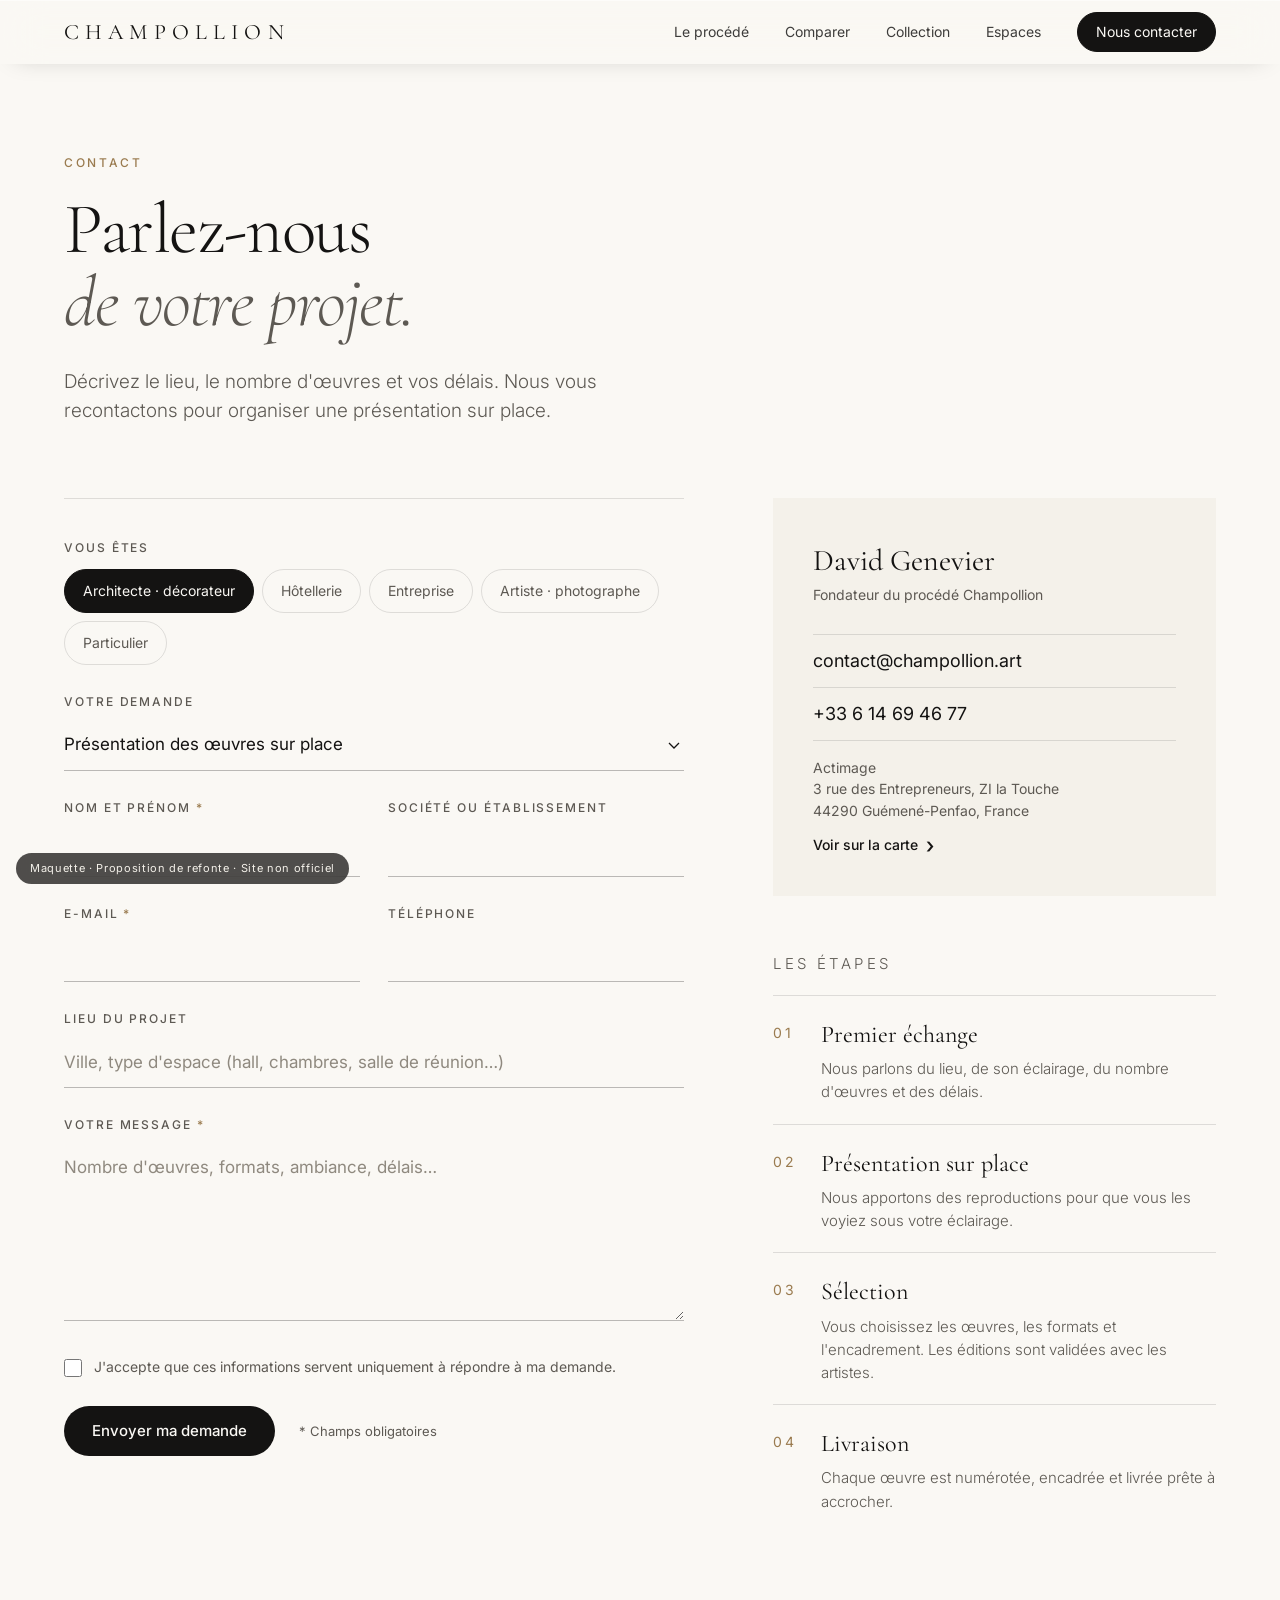
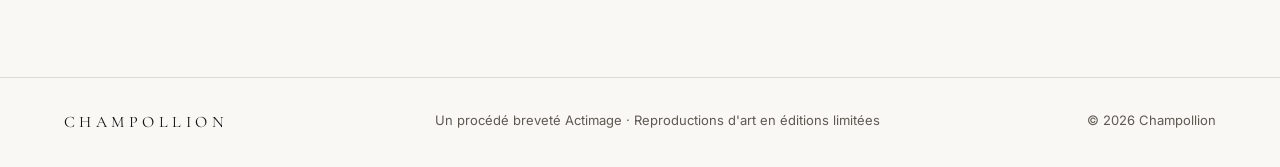
<file: contact.html>
<!doctype html>
<html lang="fr">
<head>
  <meta charset="utf-8">
  <meta name="viewport" content="width=device-width, initial-scale=1">
  <meta name="robots" content="noindex, nofollow">
  <title>Champollion · Contact</title>
  <meta name="description" content="Contacter Champollion pour une présentation des œuvres sur place, un devis ou une édition limitée.">
  <link rel="preconnect" href="https://fonts.googleapis.com">
  <link rel="preconnect" href="https://fonts.gstatic.com" crossorigin>
  <link href="https://fonts.googleapis.com/css2?family=Cormorant+Garamond:ital,wght@0,300;0,400;0,500;1,300;1,400&family=Inter:wght@300;400;500;600&display=swap" rel="stylesheet">
  <link rel="stylesheet" href="styles.css">
</head>
<body class="page-contact">

  <header class="nav is-solid" id="nav">
    <div class="nav__inner">
      <a href="index.html" class="nav__logo">Champollion</a>
      <nav class="nav__links" aria-label="Navigation principale">
        <a href="index.html#procede">Le procédé</a>
        <a href="index.html#comparer">Comparer</a>
        <a href="index.html#collection">Collection</a>
        <a href="index.html#espaces">Espaces</a>
        <a href="contact.html" class="nav__cta" aria-current="page">Nous contacter</a>
      </nav>
      <button class="nav__burger" aria-label="Ouvrir le menu" aria-expanded="false"><span></span><span></span></button>
    </div>
  </header>

  <main>
    <section class="cpage-hero">
      <p class="eyebrow">Contact</p>
      <h1 class="h2">Parlez-nous<br><em>de votre projet.</em></h1>
      <p class="lead">Décrivez le lieu, le nombre d'œuvres et vos délais. Nous vous recontactons pour organiser une présentation sur place.</p>
    </section>

    <section class="cpage">
      <div class="cpage__grid">

        <!-- Formulaire -->
        <form class="cform" id="contactForm" novalidate>
          <fieldset class="cform__group">
            <legend>Vous êtes</legend>
            <div class="chips">
              <label class="chip"><input type="radio" name="profil" value="Architecte ou décorateur" checked><span>Architecte · décorateur</span></label>
              <label class="chip"><input type="radio" name="profil" value="Hôtellerie"><span>Hôtellerie</span></label>
              <label class="chip"><input type="radio" name="profil" value="Entreprise"><span>Entreprise</span></label>
              <label class="chip"><input type="radio" name="profil" value="Artiste ou photographe"><span>Artiste · photographe</span></label>
              <label class="chip"><input type="radio" name="profil" value="Particulier"><span>Particulier</span></label>
            </div>
          </fieldset>

          <div class="cform__field">
            <label for="objet">Votre demande</label>
            <select id="objet" name="objet">
              <option>Présentation des œuvres sur place</option>
              <option>Projet d'aménagement ou devis</option>
              <option>Reproduction d'une œuvre (artiste)</option>
              <option>Tirage d'art photographique</option>
              <option>Entreprise ou événement</option>
              <option>Autre demande</option>
            </select>
          </div>

          <div class="cform__row">
            <div class="cform__field">
              <label for="nom">Nom et prénom <span aria-hidden="true">*</span></label>
              <input id="nom" name="nom" type="text" autocomplete="name" required aria-describedby="nomErr">
              <span class="cform__err" id="nomErr">Indiquez votre nom.</span>
            </div>
            <div class="cform__field">
              <label for="societe">Société ou établissement</label>
              <input id="societe" name="societe" type="text" autocomplete="organization">
            </div>
          </div>

          <div class="cform__row">
            <div class="cform__field">
              <label for="email">E-mail <span aria-hidden="true">*</span></label>
              <input id="email" name="email" type="email" autocomplete="email" required aria-describedby="emailErr">
              <span class="cform__err" id="emailErr">Indiquez une adresse e-mail valide.</span>
            </div>
            <div class="cform__field">
              <label for="tel">Téléphone</label>
              <input id="tel" name="tel" type="tel" autocomplete="tel">
            </div>
          </div>

          <div class="cform__field">
            <label for="lieu">Lieu du projet</label>
            <input id="lieu" name="lieu" type="text" placeholder="Ville, type d'espace (hall, chambres, salle de réunion…)">
          </div>

          <div class="cform__field">
            <label for="message">Votre message <span aria-hidden="true">*</span></label>
            <textarea id="message" name="message" rows="6" required aria-describedby="messageErr" placeholder="Nombre d'œuvres, formats, ambiance, délais…"></textarea>
            <span class="cform__err" id="messageErr">Écrivez quelques mots sur votre projet.</span>
          </div>

          <label class="cform__consent">
            <input type="checkbox" name="consent" required aria-describedby="consentErr">
            <span>J'accepte que ces informations servent uniquement à répondre à ma demande.</span>
          </label>
          <span class="cform__err cform__err--consent" id="consentErr">Cochez cette case pour envoyer votre demande.</span>

          <div class="cform__submit">
            <button type="submit" class="btn btn--dark">Envoyer ma demande</button>
            <p class="cform__hint">* Champs obligatoires</p>
          </div>

          <div class="cform__done" id="formDone" role="status" tabindex="-1" hidden>
            <p class="eyebrow">Merci</p>
            <h2>Votre message est prêt.</h2>
            <p>Votre messagerie s'est ouverte avec le message déjà rempli. Si ce n'est pas le cas, écrivez-nous à <a href="mailto:contact@champollion.art">contact@champollion.art</a>.</p>
          </div>
        </form>

        <!-- Coordonnées -->
        <aside class="cside">
          <div class="cside__card">
            <p class="contact__name">David Genevier</p>
            <p class="contact__role">Fondateur du procédé Champollion</p>
            <a class="contact__line" href="mailto:contact@champollion.art">contact@champollion.art</a>
            <a class="contact__line" href="tel:+33614694677">+33 6 14 69 46 77</a>
            <address>
              Actimage<br>3 rue des Entrepreneurs, ZI la Touche<br>44290 Guémené-Penfao, France
              <a class="link-arrow" href="https://www.google.com/maps/search/?api=1&amp;query=3+rue+des+Entrepreneurs+44290+Gu%C3%A9men%C3%A9-Penfao" target="_blank" rel="noopener">Voir sur la carte</a>
            </address>
          </div>

          <div class="cside__steps">
            <p class="eyebrow">Les étapes</p>
            <ol>
              <li><span class="step__n">01</span><div><h3>Premier échange</h3><p>Nous parlons du lieu, de son éclairage, du nombre d'œuvres et des délais.</p></div></li>
              <li><span class="step__n">02</span><div><h3>Présentation sur place</h3><p>Nous apportons des reproductions pour que vous les voyiez sous votre éclairage.</p></div></li>
              <li><span class="step__n">03</span><div><h3>Sélection</h3><p>Vous choisissez les œuvres, les formats et l'encadrement. Les éditions sont validées avec les artistes.</p></div></li>
              <li><span class="step__n">04</span><div><h3>Livraison</h3><p>Chaque œuvre est numérotée, encadrée et livrée prête à accrocher.</p></div></li>
            </ol>
          </div>
        </aside>
      </div>
    </section>
  </main>

  <footer class="footer">
    <div class="footer__inner">
      <span class="nav__logo">Champollion</span>
      <span>Un procédé breveté Actimage · Reproductions d'art en éditions limitées</span>
      <span>© 2026 Champollion</span>
    </div>
  </footer>

  <div class="mockup-badge">Maquette · Proposition de refonte · Site non officiel</div>

  <script src="contact.js"></script>
</body>
</html>
</file>
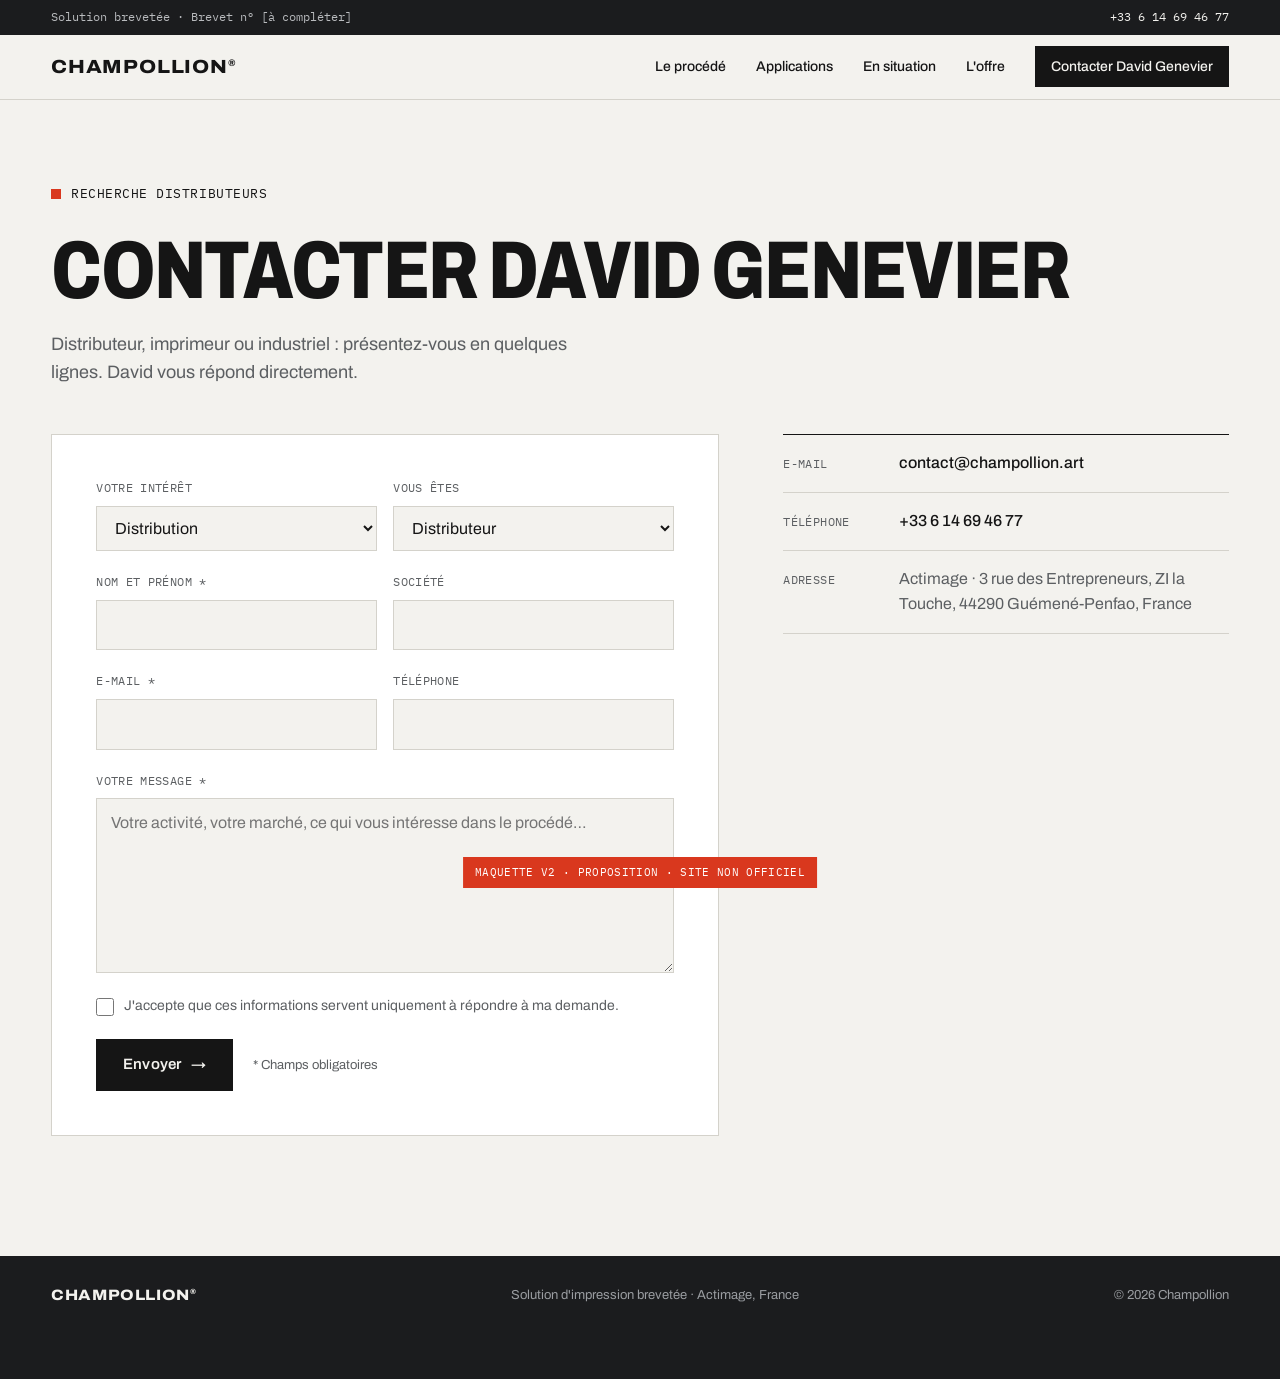
<file: v2/contact.html>
<!doctype html>
<html lang="fr">
<head>
  <meta charset="utf-8">
  <meta name="viewport" content="width=device-width, initial-scale=1">
  <meta name="robots" content="noindex, nofollow">
  <title>Champollion · Contacter David Genevier</title>
  <meta name="description" content="Distribution ou licence du procédé breveté Champollion® : contactez David Genevier, inventeur du procédé.">
  <link rel="preconnect" href="https://fonts.googleapis.com">
  <link rel="preconnect" href="https://fonts.gstatic.com" crossorigin>
  <link href="https://fonts.googleapis.com/css2?family=Archivo:wdth,wght@62..125,400..800&family=IBM+Plex+Mono:wght@400;500&display=swap" rel="stylesheet">
  <link rel="stylesheet" href="styles.css">
</head>
<body>

  <div class="topbar">
    <div class="topbar__inner">
      <span>Solution brevetée · Brevet n° [à compléter]</span>
      <a href="tel:+33614694677">+33 6 14 69 46 77</a>
    </div>
  </div>

  <header class="nav" id="nav">
    <div class="nav__inner">
      <a href="index.html" class="nav__logo">Champollion<sup>®</sup></a>
      <nav class="nav__links" aria-label="Navigation principale">
        <a href="index.html#procede">Le procédé</a>
        <a href="index.html#applications">Applications</a>
        <a href="index.html#situations">En situation</a>
        <a href="index.html#offre">L'offre</a>
        <a href="contact.html" class="nav__cta" aria-current="page">Contacter David Genevier</a>
      </nav>
      <button class="nav__burger" aria-label="Ouvrir le menu" aria-expanded="false"><span></span><span></span></button>
    </div>
  </header>

  <main>
    <section class="wrap cpage-hero">
      <p class="tag">Recherche distributeurs</p>
      <h1 class="hero__title">Contacter David Genevier</h1>
      <p class="lead">Distributeur, imprimeur ou industriel : présentez-vous en quelques lignes. David vous répond directement.</p>
    </section>

    <section class="cpage">
      <div class="wrap cpage__grid">
        <form class="cform" id="contactForm" novalidate>
          <div class="cform__row">
            <div class="cform__field">
              <label for="interet">Votre intérêt</label>
              <select id="interet" name="interet">
                <option>Distribution</option>
                <option>Licence d'exploitation</option>
                <option>Demande d'information</option>
              </select>
            </div>
            <div class="cform__field">
              <label for="profil">Vous êtes</label>
              <select id="profil" name="profil">
                <option>Distributeur</option>
                <option>Imprimeur ou laboratoire d'art</option>
                <option>Industriel</option>
                <option>Autre</option>
              </select>
            </div>
          </div>

          <div class="cform__row">
            <div class="cform__field">
              <label for="nom">Nom et prénom *</label>
              <input id="nom" name="nom" type="text" autocomplete="name" required aria-describedby="nomErr">
              <span class="cform__err" id="nomErr">Indiquez votre nom.</span>
            </div>
            <div class="cform__field">
              <label for="societe">Société</label>
              <input id="societe" name="societe" type="text" autocomplete="organization">
            </div>
          </div>

          <div class="cform__row">
            <div class="cform__field">
              <label for="email">E-mail *</label>
              <input id="email" name="email" type="email" autocomplete="email" required aria-describedby="emailErr">
              <span class="cform__err" id="emailErr">Indiquez une adresse e-mail valide.</span>
            </div>
            <div class="cform__field">
              <label for="tel">Téléphone</label>
              <input id="tel" name="tel" type="tel" autocomplete="tel">
            </div>
          </div>

          <div class="cform__field">
            <label for="message">Votre message *</label>
            <textarea id="message" name="message" rows="6" required aria-describedby="messageErr" placeholder="Votre activité, votre marché, ce qui vous intéresse dans le procédé…"></textarea>
            <span class="cform__err" id="messageErr">Écrivez quelques mots sur votre demande.</span>
          </div>

          <label class="cform__consent">
            <input type="checkbox" name="consent" required aria-describedby="consentErr">
            <span>J'accepte que ces informations servent uniquement à répondre à ma demande.</span>
          </label>
          <span class="cform__err cform__err--consent" id="consentErr">Cochez cette case pour envoyer votre demande.</span>

          <div class="cform__submit">
            <button type="submit" class="btn">Envoyer</button>
            <p class="cform__hint">* Champs obligatoires</p>
          </div>

          <div class="cform__done" id="formDone" role="status" tabindex="-1" hidden>
            <p class="tag">Merci</p>
            <h2>Votre message est prêt.</h2>
            <p>Votre messagerie s'est ouverte avec le message déjà rempli. Sinon, écrivez à <a href="mailto:contact@champollion.art">contact@champollion.art</a>.</p>
          </div>
        </form>

        <aside class="cside">
          <div class="contact__lines">
            <a href="mailto:contact@champollion.art"><span>E-mail</span>contact@champollion.art</a>
            <a href="tel:+33614694677"><span>Téléphone</span>+33 6 14 69 46 77</a>
            <p><span>Adresse</span>Actimage · 3 rue des Entrepreneurs, ZI la Touche, 44290 Guémené-Penfao, France</p>
          </div>
        </aside>
      </div>
    </section>
  </main>

  <footer class="footer">
    <div class="wrap footer__inner">
      <span class="nav__logo">Champollion<sup>®</sup></span>
      <span>Solution d'impression brevetée · Actimage, France</span>
      <span>© 2026 Champollion</span>
    </div>
  </footer>

  <div class="mockup-badge">Maquette V2 · Proposition · Site non officiel</div>

  <script src="contact.js"></script>
</body>
</html>
</file>
<file: styles.css>
:root {
  --ivory: #f4f1ea;
  --paper: #faf8f4;
  --ink: #141312;
  --ink-soft: #5d5953;
  --line: rgba(20, 19, 18, .12);
  --bronze: #9a7b4f;
  --night: #0d0c0b;
  --serif: "Cormorant Garamond", "Times New Roman", serif;
  --sans: "Inter", system-ui, -apple-system, "Segoe UI", sans-serif;
  --ease: cubic-bezier(.2, .7, .1, 1);
  /* Approximation CSS d'un ressort critiquement amorti (damping 1, response ~0.4 s) */
  --spring: cubic-bezier(.25, 1, .3, 1);
  --material: rgba(250, 248, 244, .72);
  --material-thick: rgba(250, 248, 244, .92);
  --pad: clamp(20px, 5vw, 72px);
  --felt: url("data:image/svg+xml;utf8,<svg xmlns='http://www.w3.org/2000/svg' width='220' height='220'><filter id='n'><feTurbulence type='fractalNoise' baseFrequency='.85' numOctaves='3' stitchTiles='stitch'/><feColorMatrix type='saturate' values='0'/></filter><rect width='100%' height='100%' filter='url(%23n)'/></svg>");
}

* { box-sizing: border-box; margin: 0; padding: 0; }
html { scroll-behavior: smooth; scroll-padding-top: 80px; }
body {
  background: var(--paper);
  color: var(--ink);
  font-family: var(--sans);
  font-weight: 400;
  font-size: 1.0625rem; /* respecte la taille de texte choisie par l'utilisateur */
  line-height: 1.55;
  -webkit-font-smoothing: antialiased;
  overflow-x: hidden;
}
img { display: block; max-width: 100%; height: auto; }
a { color: inherit; text-decoration: none; }
button { font: inherit; color: inherit; background: none; border: 0; cursor: pointer; }
/* Pas de délai de tap : la réponse part dès l'appui */
a, button, [role="slider"] { touch-action: manipulation; -webkit-tap-highlight-color: transparent; }
:focus-visible { outline: 2px solid var(--bronze); outline-offset: 3px; border-radius: 4px; }
em { font-style: italic; }

/* ---------- Typo ---------- */
.eyebrow {
  font-size: 12px;
  letter-spacing: .22em;
  text-transform: uppercase;
  color: var(--bronze);
  font-weight: 500;
  margin-bottom: 20px;
}
.h2 {
  font-family: var(--serif);
  font-weight: 300;
  font-size: clamp(40px, 5.6vw, 84px);
  line-height: 1.02;
  letter-spacing: -.02em; /* interlettrage négatif aux grandes tailles */
}
.h2 em, .hero__title em { color: var(--ink-soft); font-weight: 300; }
.dark .h2 em { color: #a8a199; }
.lead {
  max-width: 560px;
  margin-top: 28px;
  font-size: 19px;
  color: var(--ink-soft);
  font-weight: 300;
}
.section-head { padding: 0 var(--pad); max-width: 1400px; margin: 0 auto 64px; }
.section-head--row { display: flex; justify-content: space-between; align-items: flex-end; gap: 32px; flex-wrap: wrap; }

/* ---------- Buttons ---------- */
.btn {
  display: inline-flex; align-items: center; justify-content: center;
  height: 50px; padding: 0 28px;
  border-radius: 999px;
  font-size: 15px; font-weight: 500;
  transition: transform .45s var(--spring), background .3s, color .3s;
}
/* Retour instantané à l'appui, relâchement en ressort */
.btn:active { transform: scale(.97); transition-duration: .1s; }
@media (hover: hover) {
  .btn:hover { transform: translateY(-2px); }
  .btn:hover:active { transform: translateY(-1px) scale(.97); }
}
.btn--light { background: var(--paper); color: var(--ink); }
.btn--dark { background: var(--ink); color: var(--paper); }
.link-arrow { font-size: 15px; font-weight: 500; display: inline-flex; gap: 8px; align-items: center; }
.link-arrow::after { content: "›"; font-size: 22px; line-height: 1; transition: transform .3s var(--ease); }
.link-arrow:hover::after, .link-arrow:active::after { transform: translateX(4px); }
.link-arrow--light { color: var(--paper); }

/* ---------- Nav ---------- */
.nav {
  position: fixed; inset: 0 0 auto 0; z-index: 50;
  transition: background .4s, color .4s, box-shadow .4s, backdrop-filter .4s;
  color: var(--paper);
}
/* Matériau translucide : le contenu défile dessous ; bord adouci plutôt qu'un filet dur */
.nav.is-solid {
  background: var(--material);
  backdrop-filter: saturate(180%) blur(20px);
  -webkit-backdrop-filter: saturate(180%) blur(20px);
  color: var(--ink);
  box-shadow: 0 1px 0 rgba(255,255,255,.5) inset, 0 8px 24px -16px rgba(20,19,18,.25);
}
.nav__inner {
  max-width: 1400px; margin: 0 auto;
  height: 64px; padding: 0 var(--pad);
  display: flex; align-items: center; justify-content: space-between;
}
.nav__logo {
  font-family: var(--serif);
  font-size: 22px;
  letter-spacing: .28em;
  text-transform: uppercase;
  font-weight: 400;
}
.nav__links { display: flex; gap: 36px; align-items: center; font-size: 14px; }
.nav__links a { opacity: .82; transition: opacity .2s; }
.nav__links a:hover, .nav__links a:active { opacity: 1; }
.nav__cta { border: 1px solid currentColor; border-radius: 999px; padding: 8px 18px; opacity: 1 !important; transition: transform .45s var(--spring); }
.nav__cta:active { transform: scale(.96); transition-duration: .1s; }
.nav__burger { display: none; width: 44px; height: 44px; margin-right: -6px; position: relative; }
.nav__burger span { position: absolute; left: 12px; right: 12px; height: 1.5px; background: currentColor; transition: transform .45s var(--spring); }
.nav__burger span:first-child { top: 12px; }
.nav__burger span:last-child { top: 19px; }

/* ---------- Hero ---------- */
.hero { position: relative; height: 230vh; background: var(--night); color: var(--paper); }
.hero__sticky {
  position: sticky; top: 0;
  height: 100svh; overflow: hidden;
  display: grid; place-items: center;
}
/* Mur de galerie : enduit sombre + cône de lumière zénithal */
.hero__wall {
  position: absolute; inset: 0;
  background:
    radial-gradient(ellipse 70% 55% at 50% 0%, rgba(255,236,205,.10), transparent 70%),
    linear-gradient(180deg, #1f1c19 0%, #161412 65%, #0e0d0c 100%);
}
.hero__wall::after {
  content: ""; position: absolute; inset: 0;
  background-image: var(--felt); background-size: 260px;
  opacity: .05; mix-blend-mode: screen;
}
/* Le spot est un calque fixe plus grand que l'écran, déplacé par transform :
   le dégradé n'est jamais redessiné, seul le compositeur travaille */
.hero__spot {
  position: absolute; inset: -20%;
  background: radial-gradient(ellipse 33% 36% at 50% 51.4%, rgba(255,232,196,.30), rgba(255,232,196,.10) 45%, transparent 74%);
  opacity: 0;
  animation: lightOn 2.4s .3s var(--ease) forwards;
  will-change: transform;
}
@keyframes lightOn { to { opacity: 1; } }

.hero__head {
  position: absolute; left: 0; right: 0; top: clamp(84px, 12vh, 130px);
  padding: 0 var(--pad);
  text-align: center;
  z-index: 3;
}
.hero__head .eyebrow { color: #cdb894; }
.hero__title {
  font-family: var(--serif);
  font-weight: 300;
  font-size: clamp(44px, 7vw, 112px);
  line-height: .98;
  letter-spacing: -.02em;
}
.hero__title em { color: #b9b1a5; }
.hero__head--intro > * { opacity: 0; transform: translateY(18px); animation: rise 1.4s var(--ease) forwards; }
.hero__head--intro > *:nth-child(2) { animation-delay: .25s; }
.hero__head--reveal { opacity: 0; pointer-events: none; }
.hero__head--reveal.is-on { pointer-events: auto; }
.hero__lead { max-width: 560px; margin: 22px auto 0; font-size: 18px; font-weight: 300; color: #d6d0c6; }
.hero__actions { display: flex; gap: 28px; align-items: center; justify-content: center; margin-top: 30px; flex-wrap: wrap; }
@keyframes rise { to { opacity: 1; transform: none; } }

.hero__art {
  position: relative; z-index: 2;
  width: min(64vw, 980px, calc((100svh - 330px) * 2.35));
  min-width: 280px;
  margin-top: clamp(150px, 20vh, 220px);
  opacity: 0;
  animation: artIn 2s .5s var(--ease) forwards;
  will-change: transform;
}
@keyframes artIn { from { opacity: 0; } to { opacity: 1; } }
.hero__canvas {
  position: relative;
  aspect-ratio: 1050 / 447;
  box-shadow:
    0 0 0 clamp(5px, .55vw, 9px) #0c0b0a,
    0 0 0 calc(clamp(5px, .55vw, 9px) + 1px) rgba(255,236,205,.22),
    0 3vw 5vw -1.5vw rgba(0,0,0,.8);
}
.hero__canvas img { width: 100%; height: 100%; object-fit: cover; }
.hero__canvas .felt { opacity: .12; }

/* Cartel de musée */
.hero__label {
  position: absolute; right: 0; top: calc(100% + 28px);
  display: flex; flex-direction: column; gap: 2px;
  padding-left: 14px; border-left: 1px solid rgba(244,241,234,.25);
  font-size: 12px; line-height: 1.5; color: #a8a199;
  opacity: 0;
}
.label__artist { color: var(--ivory); font-weight: 500; }
.label__tech { transition: color .6s; }
.hero__label.is-revealed .label__tech { color: #cdb894; }

.hero__cue {
  position: absolute; bottom: 26px; left: 50%; transform: translateX(-50%);
  display: flex; flex-direction: column; align-items: center; gap: 10px;
  font-size: 11px; letter-spacing: .2em; text-transform: uppercase; color: rgba(244,241,234,.5);
  z-index: 3;
}
.hero__cue span { width: 1px; height: 38px; background: linear-gradient(rgba(244,241,234,0), rgba(244,241,234,.6)); animation: cue 2.2s ease-in-out infinite; transform-origin: top; }
@keyframes cue { 0% { transform: scaleY(0); } 50% { transform: scaleY(1); } 100% { transform: scaleY(1); opacity: 0; } }

/* ---------- Manifesto ---------- */
.manifesto { padding: clamp(120px, 20vh, 220px) var(--pad); max-width: 1240px; margin: 0 auto; }
.manifesto__text {
  font-family: var(--serif);
  font-size: clamp(30px, 4.2vw, 60px);
  line-height: 1.18;
  letter-spacing: -.01em;
  font-weight: 300;
}
.manifesto__text .w { opacity: .14; transition: opacity .5s; }
.manifesto__text .w.on { opacity: 1; }

/* ---------- Compare ---------- */
.compare { padding: 40px 0 clamp(100px, 16vh, 180px); }
/* Caisse américaine, d'après les reproductions photographiées plus bas :
   profilé fin en or brossé un peu terne, l'œuvre flotte dans un retrait noir */
.compare__frame {
  --fw: clamp(7px, 1vw, 13px);
  position: relative;
  width: min(1100px, calc(100% - 2 * var(--pad)));
  margin: 0 auto;
  padding: clamp(6px, .9vw, 12px);
  border: var(--fw) solid transparent;
  background:
    var(--felt) 0 0 / 160px,
    repeating-linear-gradient(90deg, rgba(255,240,200,.07) 0 1px, rgba(0,0,0,.05) 1px 2px, transparent 2px 5px),
    linear-gradient(160deg, #c2a666 0%, #a48a4e 35%, #b89d5e 55%, #8e7642 100%);
  background-origin: border-box;
  background-blend-mode: soft-light, normal, normal;
  box-shadow: 0 30px 60px -34px rgba(20,19,18,.5), 0 3px 6px -2px rgba(20,19,18,.3);
}
.compare__frame::before,
.compare__frame::after { content: ""; position: absolute; inset: 0; pointer-events: none; }
/* le retrait : fond noir, paroi intérieure du profilé à peine éclairée en bas */
.compare__frame::before {
  background: #0c0b0a;
  box-shadow:
    0 0 0 1px rgba(60,46,20,.6),
    inset 0 -3px 5px -2px rgba(176,146,84,.35),
    inset 0 4px 8px rgba(0,0,0,.7);
}
/* arêtes du profilé : lumière en haut, ombre en bas */
.compare__frame::after {
  inset: calc(-1 * var(--fw));
  box-shadow:
    inset 0 1px 0 rgba(255,244,214,.35),
    inset 0 -1px 0 rgba(40,30,12,.45),
    inset 0 0 0 1px rgba(60,46,20,.35);
}
.compare__stage {
  position: relative;
  width: 100%;
  aspect-ratio: 1600 / 1258;
  max-height: 86vh;
  overflow: hidden;
  user-select: none;
  -webkit-user-select: none;
  touch-action: pan-y;
  cursor: grab;
  background: #222;
  box-shadow: 0 2px 6px rgba(0,0,0,.5);
  --x: 50%; --y: 40%; /* position de la lumière, partagée par les deux côtés */
}
.compare__layer { position: absolute; inset: 0; }
.compare__layer img { width: 100%; height: 100%; object-fit: cover; }
.compare__layer--matte img { filter: saturate(1.06) contrast(1.02); }
.felt {
  position: absolute; inset: 0;
  background-image: var(--felt);
  background-size: 220px;
  mix-blend-mode: multiply;
  opacity: .16;
  pointer-events: none;
}
.compare__layer--gloss { clip-path: inset(0 50% 0 0); }
/* La lumière éclaire l'œuvre des deux côtés : une zone chaude et diffuse,
   sans point blanc. Seul le tirage brillant y ajoute un reflet (.gloss__spot) */
.light__pool {
  position: absolute; inset: 0; pointer-events: none;
  /* le faisceau éclaircit les couleurs, sans jamais monter jusqu'au blanc */
  background: radial-gradient(circle at var(--x) var(--y), rgba(255,226,188,.28) 0%, rgba(255,226,188,.12) 20%, rgba(255,226,188,0) 42%);
  mix-blend-mode: screen;
}
/* hors du faisceau, l'œuvre est dans la pénombre */
.compare__layer::after {
  content: ""; position: absolute; inset: 0; pointer-events: none;
  background: radial-gradient(circle at var(--x) var(--y), rgba(0,0,0,0) 30%, rgba(0,0,0,.18) 85%);
  mix-blend-mode: multiply;
}
.compare__layer--gloss img { filter: contrast(.92) saturate(.92); }
.gloss__window {
  position: absolute; inset: 0;
  background:
    linear-gradient(115deg, transparent 18%, rgba(255,255,255,.26) 22%, rgba(255,255,255,.08) 27%, transparent 31%),
    linear-gradient(115deg, transparent 34%, rgba(255,255,255,.18) 36%, transparent 40%),
    linear-gradient(180deg, rgba(210,220,235,.10), rgba(255,255,255,0) 40%, rgba(30,30,40,.10));
  mix-blend-mode: screen;
}
.gloss__spot {
  position: absolute; inset: 0;
  background:
    radial-gradient(circle at var(--x) var(--y), rgba(255,255,255,.95) 0%, rgba(255,255,255,.55) 5%, rgba(255,255,255,.12) 16%, transparent 34%);
  mix-blend-mode: screen;
}
.gloss__sheen {
  position: absolute; inset: 0;
  background: linear-gradient(135deg, rgba(255,255,255,.06), rgba(255,255,255,0) 50%, rgba(255,255,255,.05));
}
.compare__tag {
  position: absolute; top: 20px; z-index: 3;
  font-size: 11px; letter-spacing: .18em; text-transform: uppercase;
  padding: 8px 14px; border-radius: 999px;
  background: rgba(13,12,11,.55); color: var(--paper);
  backdrop-filter: blur(10px); -webkit-backdrop-filter: blur(10px);
  pointer-events: none;
}
.compare__tag--left { left: 20px; }
.compare__tag--right { right: 20px; }
.compare__handle {
  position: absolute; top: 0; bottom: 0; left: 50%; z-index: 4;
  width: 44px; margin-left: -22px;
  cursor: ew-resize;
  display: flex; align-items: center; justify-content: center;
  outline: none;
  touch-action: none; /* la poignée se saisit directement au doigt */
  will-change: left;
}
.compare__stage.is-pressed { cursor: grabbing; }
.compare__handle::before {
  content: ""; position: absolute; top: 0; bottom: 0; left: 50%;
  width: 1px; background: rgba(250,248,244,.9);
}
.compare__knob {
  position: relative;
  width: 44px; height: 44px; border-radius: 50%;
  background: var(--paper); color: var(--ink);
  display: flex; align-items: center; justify-content: center;
  box-shadow: 0 6px 24px rgba(0,0,0,.25);
  transition: transform .45s var(--spring), box-shadow .3s;
}
.compare__handle:hover .compare__knob,
.compare__handle:focus-visible .compare__knob { transform: scale(1.1); }
.compare__handle:focus-visible .compare__knob { box-shadow: 0 0 0 3px var(--bronze), 0 6px 24px rgba(0,0,0,.25); }
/* Saisie : la poignée réagit dès l'appui, où qu'on attrape l'œuvre */
.compare__stage.is-pressed .compare__knob { transform: scale(.92); transition-duration: .1s; box-shadow: 0 3px 12px rgba(0,0,0,.3); }
.compare__facts {
  width: min(1100px, calc(100% - 2 * var(--pad)));
  margin: 56px auto 0;
  display: grid; grid-template-columns: repeat(3, 1fr); gap: 32px;
  border-top: 1px solid var(--line); padding-top: 32px;
}
.fact__k { display: block; font-family: var(--serif); font-size: 48px; font-weight: 300; line-height: 1; margin-bottom: 10px; }
.fact__v { color: var(--ink-soft); font-size: 15px; }
.note { width: min(1100px, calc(100% - 2 * var(--pad))); margin: 28px auto 0; font-size: 12px; color: var(--ink-soft); opacity: .8; }

/* ---------- Preuve : photos réelles ---------- */
.proof { padding: 0 0 clamp(100px, 16vh, 180px); }
.proof__grid {
  max-width: 1400px; margin: 0 auto; padding: 0 var(--pad);
  display: grid; grid-template-columns: 1fr 1fr; gap: clamp(20px, 3vw, 40px);
}
.proof__img { overflow: hidden; background: #ece8e1; aspect-ratio: 4 / 3; }
.proof__img img { width: 100%; height: 100%; object-fit: cover; transition: transform 1.2s var(--ease); }
.proof__item figcaption { margin-top: 16px; font-size: 14px; color: var(--ink-soft); }
.proof__item figcaption span { display: block; color: var(--ink); font-weight: 500; font-size: 15px; }
.proof__item figcaption em { margin-right: 4px; }
@media (hover: hover) {
  .proof__item:hover .proof__img img { transform: scale(1.03); }
}

/* ---------- Dark sections ---------- */
.dark { background: var(--night); color: var(--ivory); }
.dark .lead { color: #a8a199; }

/* ---------- Process ---------- */
.process { padding: clamp(100px, 16vh, 180px) 0; }
.process__grid {
  max-width: 1400px; margin: 0 auto; padding: 0 var(--pad);
  display: grid; grid-template-columns: 1.1fr 1fr; gap: clamp(40px, 7vw, 120px); align-items: start;
}
.process__visual { position: sticky; top: 100px; }
.process__visual img { width: 100%; aspect-ratio: 4/3; object-fit: cover; }
.process__visual figcaption { margin-top: 16px; font-size: 13px; color: #8d877f; }
.process__steps { list-style: none; }
.process__steps li { padding: 40px 0; border-top: 1px solid rgba(244,241,234,.14); }
.process__steps li:last-child { border-bottom: 1px solid rgba(244,241,234,.14); }
.step__n { font-size: 12px; letter-spacing: .2em; color: #cdb894; }
.process__steps h3 { font-family: var(--serif); font-weight: 400; font-size: 38px; margin: 10px 0 12px; }
.process__steps p { color: #a8a199; max-width: 460px; font-weight: 300; }

.apps { max-width: 1400px; margin: clamp(80px, 12vh, 140px) auto 0; padding: 0 var(--pad); }
.apps .eyebrow { color: #cdb894; }
.apps__grid { display: grid; grid-template-columns: repeat(3, 1fr); gap: 40px; }
.apps__grid > div { border-top: 1px solid rgba(244,241,234,.14); padding-top: 28px; }
.apps__grid h3 { font-family: var(--serif); font-weight: 400; font-size: 28px; line-height: 1.15; margin-bottom: 12px; }
.apps__grid p { color: #a8a199; font-weight: 300; }
sup { font-size: .6em; vertical-align: super; line-height: 0; }

/* ---------- Collection ---------- */
.collection { padding: clamp(100px, 16vh, 180px) 0; background: var(--ivory); }
.filters { display: flex; gap: 6px; background: rgba(20,19,18,.06); padding: 4px; border-radius: 999px; }
.filter { padding: 9px 18px; border-radius: 999px; font-size: 14px; color: var(--ink-soft); transition: background .3s, color .3s, transform .45s var(--spring); }
.filter:active { transform: scale(.95); transition-duration: .1s; }
.filter.is-active { background: var(--paper); color: var(--ink); box-shadow: 0 1px 4px rgba(0,0,0,.08); }
.gallery {
  max-width: 1400px; margin: 0 auto; padding: 0 var(--pad);
  display: grid; grid-template-columns: repeat(3, 1fr); gap: 64px 40px;
  grid-auto-flow: dense;
  transition: opacity .18s ease-out;
}
.gallery.is-filtering { opacity: 0; }
.work { transition: opacity .5s var(--ease), transform .5s var(--ease); }
.work.is-hidden { display: none; }
.work--wide { grid-column: span 2; }
.work--tall { grid-row: span 2; }
.work--portrait .work__img { aspect-ratio: 3/4; }
.work__img {
  overflow: hidden; background: #e6e1d8;
  aspect-ratio: 4/3;
  margin-bottom: 18px;
}
.work--wide .work__img { aspect-ratio: 21/9; }
.work--tall .work__img { aspect-ratio: auto; height: calc(100% - 90px); min-height: 360px; }
.work__img img { width: 100%; height: 100%; object-fit: cover; transition: transform 1.2s var(--ease); }
@media (hover: hover) {
  .work:hover .work__img img { transform: scale(1.04); }
}
.work h3 { font-size: 15px; font-weight: 500; }
.work p { font-size: 14px; color: var(--ink-soft); }
.work__ed { display: inline-block; margin-top: 8px; font-size: 11px; letter-spacing: .14em; text-transform: uppercase; color: var(--bronze); }

/* ---------- Spaces ---------- */
.spaces { padding: clamp(100px, 16vh, 180px) 0; }
.spaces__tabs {
  max-width: 1400px; margin: 0 auto 32px; padding: 0 var(--pad);
  display: flex; gap: 8px; flex-wrap: wrap;
}
.space-tab {
  padding: 11px 20px; border-radius: 999px; font-size: 14px;
  border: 1px solid var(--line); color: var(--ink-soft);
  transition: background .3s, color .3s, border-color .3s, transform .45s var(--spring);
}
.space-tab:hover { color: var(--ink); border-color: rgba(20,19,18,.3); }
.space-tab:active { transform: scale(.96); transition-duration: .1s; }
.space-tab.is-active { background: var(--ink); color: var(--paper); border-color: var(--ink); }

.scenes {
  position: relative;
  width: calc(100% - 2 * var(--pad)); max-width: 1400px;
  margin: 0 auto;
  aspect-ratio: 16 / 9;
  overflow: hidden;
  background: #1a1816;
}
.scene {
  position: absolute; inset: 0;
  opacity: 0;
  transition: opacity 1.1s var(--ease);
  pointer-events: none;
}
.scene.is-active { opacity: 1; pointer-events: auto; }
/* La photo couvre le cadre en gardant son ratio : les repères en % de l'œuvre restent justes */
.scenes { container-type: size; }
.scene__inner {
  position: absolute; left: 50%; top: 50%;
  width: max(100cqw, calc(100cqh * var(--ratio)));
  aspect-ratio: var(--ratio);
  transform: translate(-50%, -50%);
}
.scene__photo { position: absolute; inset: 0; width: 100%; height: 100%; }
.scene__art { transform-origin: 50% 50%; }
.scene > .scene__photo { width: 100%; height: 100%; object-fit: cover; position: absolute; inset: 0; }
.scene__art {
  position: absolute;
  left: var(--l); top: var(--t);
  width: var(--w);
  aspect-ratio: var(--art);
  box-shadow:
    0 0 0 var(--frame, max(2px, .25vw)) var(--frame-color, #161412),
    0 1px 1px rgba(0,0,0,.25),
    0 1.2vw 2.4vw -0.6vw rgba(0,0,0,.55);
}
.scene__art img { width: 100%; height: 100%; object-fit: cover; }
/* Matité feutre + lumière ambiante de la pièce */
.scene__art::before {
  content: ""; position: absolute; inset: 0; z-index: 1;
  background-image: var(--felt); background-size: 160px;
  mix-blend-mode: multiply; opacity: .14;
}
.scene__art::after {
  content: ""; position: absolute; inset: 0; z-index: 2;
  background: linear-gradient(180deg, var(--tone), rgba(0,0,0,.06));
  mix-blend-mode: soft-light;
}
.scene.is-active .scene__inner { animation: sceneIn 9s var(--ease) both; }
@keyframes sceneIn { from { transform: translate(-50%, -50%) scale(1.05); } to { transform: translate(-50%, -50%) scale(1); } }

.spaces__info {
  max-width: 1400px; margin: 48px auto 0; padding: 0 var(--pad);
  display: grid; grid-template-columns: 1fr 1.4fr 1fr; gap: 40px; align-items: start;
}
.spaces__info h3 { font-family: var(--serif); font-weight: 400; font-size: 36px; line-height: 1.1; }
.spaces__info p { color: var(--ink-soft); font-weight: 300; }
.spaces__list { list-style: none; font-size: 14px; }
.spaces__list li { padding: 10px 0; border-top: 1px solid var(--line); }
.spaces__info > * { transition: opacity .22s ease-out; }
.spaces__info.is-swapping > * { opacity: 0; }

/* ---------- Quote ---------- */
.quote { padding: clamp(120px, 20vh, 220px) var(--pad); text-align: center; }
.quote blockquote {
  font-family: var(--serif); font-weight: 300; font-style: italic;
  font-size: clamp(30px, 4.4vw, 64px); line-height: 1.15; letter-spacing: -.01em;
  max-width: 1100px; margin: 0 auto;
}
.quote__sub { max-width: 640px; margin: 36px auto 0; color: #a8a199; font-weight: 300; font-size: 18px; }
.quote figcaption { margin-top: 32px; font-size: 12px; letter-spacing: .22em; text-transform: uppercase; color: #cdb894; }

/* ---------- Contact ---------- */
.contact { padding: clamp(100px, 16vh, 180px) var(--pad); background: var(--ivory); }
.contact__grid { max-width: 1400px; margin: 0 auto; display: grid; grid-template-columns: 1.3fr 1fr; gap: 64px; align-items: end; }
.contact__card { background: var(--paper); padding: 44px; border: 1px solid var(--line); }
.contact__name { font-family: var(--serif); font-size: 30px; }
.contact__role { color: var(--ink-soft); font-size: 14px; margin-bottom: 28px; }
.contact__line { display: block; font-size: 18px; padding: 12px 0; border-top: 1px solid var(--line); transition: color .2s; }
.contact__line:hover { color: var(--bronze); }
.contact__card address { font-style: normal; color: var(--ink-soft); font-size: 14px; padding: 16px 0 28px; border-top: 1px solid var(--line); }
.contact__card .btn { width: 100%; }

/* ---------- Page contact ---------- */
.page-contact .nav__cta[aria-current="page"] { background: var(--ink); color: var(--paper); border-color: var(--ink); }
.cpage-hero { max-width: calc(1400px + 2 * var(--pad)); margin: 0 auto; padding: calc(64px + clamp(56px, 10vh, 120px)) var(--pad) clamp(48px, 8vh, 80px); }
.cpage { padding: 0 var(--pad) clamp(100px, 16vh, 180px); }
.cpage__grid {
  max-width: 1400px; margin: 0 auto;
  display: grid; grid-template-columns: 1.4fr 1fr; gap: clamp(40px, 7vw, 110px); align-items: start;
}

.cform { display: grid; gap: 28px; border-top: 1px solid var(--line); padding-top: 40px; }
.cform__group { border: 0; min-width: 0; }
.cform__group legend, .cform__field label {
  display: block; margin-bottom: 12px;
  font-size: 12px; letter-spacing: .16em; text-transform: uppercase; color: var(--ink-soft); font-weight: 500;
}
.cform__field label span { color: var(--bronze); }
.chips { display: flex; flex-wrap: wrap; gap: 8px; }
.chip { position: relative; }
.chip input { position: absolute; opacity: 0; pointer-events: none; }
.chip span {
  display: inline-block; padding: 10px 18px; border-radius: 999px; cursor: pointer;
  border: 1px solid var(--line); font-size: 14px; color: var(--ink-soft);
  transition: background .2s, color .2s, border-color .2s, transform .45s var(--spring);
}
/* Retour immédiat à l'appui */
.chip span:active { transform: scale(.96); transition-duration: .1s; }
@media (hover: hover) {
  .chip span:hover { border-color: rgba(20,19,18,.35); color: var(--ink); }
}
.chip input:checked + span { background: var(--ink); color: var(--paper); border-color: var(--ink); }
.chip input:focus-visible + span { outline: 2px solid var(--bronze); outline-offset: 2px; }
.cform__row { display: grid; grid-template-columns: 1fr 1fr; gap: 28px; }
/* 17 px minimum : pas de zoom automatique au focus sur iOS */
.cform input[type="text"], .cform input[type="email"], .cform input[type="tel"], .cform select, .cform textarea {
  width: 100%; font: inherit; font-size: 1.0625rem; color: var(--ink);
  background: transparent; border: 0; border-bottom: 1px solid rgba(20,19,18,.28);
  padding: 8px 0 12px; border-radius: 0; outline: none;
  transition: border-color .2s;
}
.cform select { appearance: none; -webkit-appearance: none; cursor: pointer;
  background: url("data:image/svg+xml;utf8,<svg xmlns='http://www.w3.org/2000/svg' width='12' height='8'><path d='M1 1l5 5 5-5' fill='none' stroke='%23141312' stroke-width='1.3'/></svg>") no-repeat right 4px center; padding-right: 24px; }
.cform textarea { resize: vertical; min-height: 140px; line-height: 1.5; }
.cform ::placeholder { color: #8f897f; }
.cform input:focus, .cform select:focus, .cform textarea:focus { border-bottom-color: var(--ink); }
.cform__err { display: none; margin-top: 8px; font-size: 13px; color: #a3402c; }
.cform__field.is-invalid input, .cform__field.is-invalid textarea { border-bottom-color: #a3402c; }
.cform__field.is-invalid .cform__err, .cform.consent-invalid .cform__err--consent { display: block; }
.cform__err--consent { margin-top: -16px; }
.cform__consent { display: flex; gap: 12px; align-items: flex-start; font-size: 14px; color: var(--ink-soft); cursor: pointer; }
.cform__consent input { margin-top: 3px; accent-color: var(--ink); width: 18px; height: 18px; flex: none; }
.cform__submit { display: flex; align-items: center; gap: 24px; flex-wrap: wrap; }
.cform__hint { font-size: 13px; color: var(--ink-soft); }
.cform.is-sent > :not(.cform__done) { display: none; }
.cform__done { padding: 48px 0; outline: none; animation: doneIn .5s var(--spring) both; }
@keyframes doneIn { from { opacity: 0; transform: translateY(12px); } to { opacity: 1; transform: none; } }
.cform__done h2 { font-family: var(--serif); font-weight: 300; font-size: clamp(32px, 3.6vw, 48px); line-height: 1.1; letter-spacing: -.01em; margin-bottom: 16px; }
.cform__done p:not(.eyebrow) { color: var(--ink-soft); max-width: 520px; }
.cform__done a { border-bottom: 1px solid currentColor; }

.cside { display: grid; gap: 56px; position: sticky; top: 104px; }
.cside__card { background: var(--ivory); padding: 40px; }
.cside__card address { font-style: normal; color: var(--ink-soft); font-size: 14px; padding-top: 16px; border-top: 1px solid var(--line); }
.cside__card .link-arrow { display: flex; width: fit-content; margin-top: 12px; color: var(--ink); font-size: 14px; }
.cside__steps ol { list-style: none; }
.cside__steps li { display: grid; grid-template-columns: 40px 1fr; gap: 8px; padding: 20px 0; border-top: 1px solid var(--line); }
.cside__steps .step__n { color: var(--bronze); padding-top: 6px; font-size: 14px; }
.cside__steps h3 { font-family: var(--serif); font-weight: 400; font-size: 24px; margin-bottom: 4px; }
.cside__steps p { color: var(--ink-soft); font-size: 15px; font-weight: 300; }

/* ---------- Footer ---------- */
.footer { border-top: 1px solid var(--line); }
.footer__inner {
  max-width: 1400px; margin: 0 auto; padding: 32px var(--pad);
  display: flex; justify-content: space-between; gap: 24px; flex-wrap: wrap;
  font-size: 13px; color: var(--ink-soft);
}
.footer .nav__logo { font-size: 16px; color: var(--ink); }

/* ---------- Badge maquette ---------- */
.mockup-badge {
  position: fixed; left: 16px; bottom: 16px; z-index: 60;
  padding: 7px 14px; border-radius: 999px;
  background: rgba(13,12,11,.72); color: var(--ivory);
  backdrop-filter: blur(10px); -webkit-backdrop-filter: blur(10px);
  font-size: 11px; letter-spacing: .06em;
  pointer-events: none;
}

/* ---------- Reveal ---------- */
.reveal { opacity: 0; transform: translateY(40px); transition: opacity 1.1s var(--ease), transform 1.1s var(--ease); }
.reveal.in { opacity: 1; transform: none; }

/* ---------- Responsive ---------- */
@media (max-width: 960px) {
  /* Le menu se matérialise depuis la barre qui l'a ouvert, et y repart par le même chemin */
  .nav__links {
    position: fixed; inset: 64px 0 auto 0;
    flex-direction: column; align-items: flex-start; gap: 0;
    /* Grande surface = matériau plus épais (plus opaque, flou plus fort) */
    background: var(--material-thick); color: var(--ink);
    backdrop-filter: saturate(180%) blur(30px);
    -webkit-backdrop-filter: saturate(180%) blur(30px);
    padding: 8px var(--pad) 24px;
    box-shadow: 0 24px 48px -24px rgba(20,19,18,.35);
    transform-origin: top center;
    transform: translateY(-12px) scale(.98);
    opacity: 0; visibility: hidden;
    transition: transform .45s var(--spring), opacity .25s ease-out, visibility 0s .45s;
  }
  .nav__links a { padding: 14px 0; width: 100%; font-size: 20px; font-family: var(--serif); }
  .nav__cta { border: 0; padding: 14px 0 !important; }
  .nav.is-open .nav__links { transform: none; opacity: 1; visibility: visible; transition-delay: 0s; }
  /* Pas de matériau translucide empilé : la barre ouverte n'applique pas son propre flou,
     sinon celui du panneau ne verrait plus la page dessous */
  .nav.is-open { background: var(--material-thick); color: var(--ink); backdrop-filter: none; -webkit-backdrop-filter: none; }
  .nav__burger { display: block; }
  .nav.is-open .nav__burger span:first-child { transform: translateY(3.5px) rotate(45deg); }
  .nav.is-open .nav__burger span:last-child { transform: translateY(-3.5px) rotate(-45deg); }

  .process__grid, .contact__grid, .cpage__grid { grid-template-columns: 1fr; }
  .cside { position: static; }
  .process__visual { position: static; }
  .gallery { grid-template-columns: 1fr 1fr; gap: 48px 20px; }
  .work--tall { grid-row: auto; }
  .work--tall .work__img { height: auto; min-height: 0; aspect-ratio: 1; }
  .spaces__info { grid-template-columns: 1fr; gap: 16px; }
  .scenes { aspect-ratio: 4 / 3; }
  .spaces__tabs { flex-wrap: nowrap; overflow-x: auto; scrollbar-width: none; }
  .spaces__tabs::-webkit-scrollbar { display: none; }
  .space-tab { flex: none; }
  .apps__grid { grid-template-columns: 1fr; gap: 24px; }
  .proof__grid { grid-template-columns: 1fr; }
  .compare__facts { grid-template-columns: 1fr; gap: 24px; }
}
@media (max-width: 600px) {
  body { font-size: 1rem; }
  .gallery { grid-template-columns: 1fr; }
  .work--wide { grid-column: auto; }
  .work--wide .work__img { aspect-ratio: 16/9; }
  .contact__card, .cside__card { padding: 28px; }
  .cform__row { grid-template-columns: 1fr; }
  .hero__art { width: 90vw; margin-top: 60px; }
  .hero__lead { font-size: 16px; }
  .hero__actions { gap: 18px; margin-top: 22px; }
  .compare__tag { top: 12px; font-size: 10px; padding: 6px 10px; }
  .compare__tag--left { left: 12px; } .compare__tag--right { right: 12px; }
}
/* Mouvement réduit : pas de déplacement ni de zoom, mais des fondus courts qui gardent le sens */
@media (prefers-reduced-motion: reduce) {
  html { scroll-behavior: auto; }
  *, *::before, *::after { animation: none !important; }
  .hero { height: auto; }
  .hero__sticky { position: relative; min-height: 100svh; height: auto; padding: 120px 0 80px; display: flex; flex-direction: column; align-items: center; gap: 48px; }
  .hero__head { position: relative; top: auto; }
  .hero__head--intro { display: none; }
  .hero__art { margin-top: 24px; }
  .hero__label { position: static; margin-top: 20px; }
  .hero__cue { display: none; }
  .hero__head--intro > *, .hero__art, .hero__spot { opacity: 1; transform: none; }
  .reveal, .reveal.in { transform: none; transition: opacity .3s ease-out; }
  .scene { transition: opacity .3s ease-out; }
  .work__img img, .proof__img img { transition: none; }
  .btn, .filter, .space-tab, .compare__knob, .nav__cta { transition: background .2s, color .2s, opacity .2s; }
  .btn:active, .filter:active, .space-tab:active, .nav__cta:active, .btn:hover, .chip span:active { transform: none; }
  .cform__done { animation: none; }
  .nav__links { transform: none !important; transition: opacity .2s ease-out, visibility 0s .2s !important; }
}
/* Transparence réduite : les matériaux deviennent opaques */
@media (prefers-reduced-transparency: reduce) {
  :root { --material: var(--paper); --material-thick: var(--paper); }
  .nav.is-solid, .nav__links, .nav.is-open, .compare__tag, .mockup-badge { backdrop-filter: none; -webkit-backdrop-filter: none; }
  .compare__tag, .mockup-badge { background: var(--night); }
}
/* Contraste renforcé : fonds pleins et bords nets */
@media (prefers-contrast: more) {
  :root { --material: var(--paper); --material-thick: var(--paper); --ink-soft: #3a3733; --line: rgba(20,19,18,.4); }
  .nav.is-solid { box-shadow: none; border-bottom: 1px solid var(--ink); }
  .compare__tag { background: var(--night); border: 1px solid var(--paper); }
}
</file>
<file: v2/styles.css>
/* Champollion · maquette V2
   Direction : vitrine institutionnelle, ambiance industrielle et sobre.
   Angles droits, filets fins, étiquettes en mono comme sur une fiche technique,
   un seul accent (rouge signal) utilisé avec parcimonie. */
:root {
  --paper: #f3f2ee;
  --white: #ffffff;
  --ink: #151515;
  --steel: #5c5f62;
  --line: #d4d2cb;
  --graphite: #1b1c1e;
  --graphite-2: #26282b;
  --accent: #d9381e;
  --sans: "Archivo", "Helvetica Neue", Arial, sans-serif;
  --mono: "IBM Plex Mono", ui-monospace, "SFMono-Regular", Consolas, monospace;
  --spring: cubic-bezier(.25, 1, .3, 1);
  --pad: clamp(20px, 4vw, 56px);
  --max: 1320px;
  --felt: url("data:image/svg+xml;utf8,<svg xmlns='http://www.w3.org/2000/svg' width='220' height='220'><filter id='n'><feTurbulence type='fractalNoise' baseFrequency='.85' numOctaves='3' stitchTiles='stitch'/><feColorMatrix type='saturate' values='0'/></filter><rect width='100%' height='100%' filter='url(%23n)'/></svg>");
}

* { box-sizing: border-box; margin: 0; padding: 0; }
html { scroll-behavior: smooth; scroll-padding-top: 72px; }
body {
  background: var(--paper);
  color: var(--ink);
  font-family: var(--sans);
  font-size: 1.0625rem;
  line-height: 1.55;
  -webkit-font-smoothing: antialiased;
  overflow-x: hidden;
}
img { display: block; max-width: 100%; height: auto; }
a { color: inherit; text-decoration: none; }
button { font: inherit; color: inherit; background: none; border: 0; cursor: pointer; }
a, button, [role="slider"] { touch-action: manipulation; -webkit-tap-highlight-color: transparent; }
:focus-visible { outline: 2px solid var(--accent); outline-offset: 3px; }
sup { font-size: .5em; vertical-align: super; line-height: 0; }
.wrap { max-width: var(--max); margin: 0 auto; padding: 0 var(--pad); }

/* ---------- Typo ---------- */
.num, .tag, .topbar, .note, figcaption span, .contact__lines span, .keys__v, .mockup-badge {
  font-family: var(--mono);
}
.num {
  font-size: 13px; letter-spacing: .02em; text-transform: uppercase;
  color: var(--steel);
  padding-top: 14px; border-top: 1px solid var(--ink);
  margin-bottom: 28px;
  display: inline-block; min-width: 240px;
}
.num--light { color: #9a9da1; border-color: #f3f2ee; }
.tag {
  display: inline-flex; align-items: center; gap: 10px;
  font-size: 13px; text-transform: uppercase; letter-spacing: .04em;
  margin-bottom: 28px;
}
.tag::before { content: ""; width: 10px; height: 10px; background: var(--accent); }
.h2 {
  font-size: clamp(34px, 4.6vw, 62px);
  font-weight: 700;
  font-stretch: 85%;
  line-height: 1.02;
  letter-spacing: -.02em;
  text-transform: uppercase;
}
.lead { max-width: 560px; margin-top: 22px; font-size: 18px; color: var(--steel); }
.head { margin-bottom: 56px; }
.head--row { display: flex; justify-content: space-between; align-items: flex-end; gap: 32px 64px; flex-wrap: wrap; }
.head--row .lead { margin-top: 0; max-width: 440px; }
.section { padding: clamp(80px, 12vh, 132px) 0; }
.section--grey { background: var(--white); border-top: 1px solid var(--line); border-bottom: 1px solid var(--line); }

/* ---------- Boutons ---------- */
.btn {
  display: inline-flex; align-items: center; justify-content: center; gap: 10px;
  height: 52px; padding: 0 26px;
  background: var(--ink); color: var(--paper);
  font-size: 15px; font-weight: 600; letter-spacing: .01em;
  border: 1px solid var(--ink);
  transition: background .2s, color .2s, transform .35s var(--spring);
}
.btn::after { content: "→"; transition: transform .35s var(--spring); }
.btn:active { transform: scale(.98); transition-duration: .1s; }
@media (hover: hover) {
  .btn:hover { background: var(--accent); border-color: var(--accent); color: #fff; }
  .btn:hover::after { transform: translateX(4px); }
}
.btn--ghost { background: transparent; color: var(--ink); }
.btn--ghost::after { content: "↓"; }
@media (hover: hover) { .btn--ghost:hover { background: var(--ink); border-color: var(--ink); color: var(--paper); } .btn--ghost:hover::after { transform: translateY(3px); } }
.offer .btn { background: var(--paper); color: var(--ink); border-color: var(--paper); }

/* ---------- Bandeau du haut + navigation ---------- */
.topbar { background: var(--graphite); color: #b9bbbe; font-size: 12px; }
.topbar__inner {
  max-width: var(--max); margin: 0 auto; padding: 8px var(--pad);
  display: flex; justify-content: space-between; gap: 16px;
}
.topbar a { color: #f3f2ee; white-space: nowrap; }
.nav {
  position: sticky; top: 0; z-index: 50;
  background: rgba(243,242,238,.94);
  backdrop-filter: blur(10px); -webkit-backdrop-filter: blur(10px);
  border-bottom: 1px solid var(--line);
}
.nav__inner {
  max-width: var(--max); height: 64px; margin: 0 auto; padding: 0 var(--pad);
  display: flex; align-items: center; justify-content: space-between;
}
.nav__logo { font-weight: 800; font-stretch: 112%; font-size: 19px; letter-spacing: .04em; text-transform: uppercase; }
.nav__links { display: flex; align-items: center; gap: 30px; font-size: 14px; font-weight: 500; }
.nav__links a { position: relative; padding: 4px 0; }
.nav__links a:not(.nav__cta)::after {
  content: ""; position: absolute; left: 0; right: 0; bottom: 0; height: 1px; background: var(--ink);
  transform: scaleX(0); transform-origin: left; transition: transform .35s var(--spring);
}
@media (hover: hover) { .nav__links a:not(.nav__cta):hover::after { transform: scaleX(1); } }
.nav__links a[aria-current="page"]:not(.nav__cta)::after { transform: scaleX(1); }
.nav__links .nav__cta { background: var(--ink); color: var(--paper); padding: 10px 16px; transition: background .2s; }
@media (hover: hover) { .nav__links .nav__cta:hover { background: var(--accent); } }
.nav__burger { display: none; width: 44px; height: 44px; position: relative; margin-right: -10px; }
.nav__burger span { position: absolute; left: 12px; width: 20px; height: 2px; background: var(--ink); transition: transform .35s var(--spring); }
.nav__burger span:first-child { top: 17px; }
.nav__burger span:last-child { top: 25px; }
.nav.is-open .nav__burger span:first-child { transform: translateY(4px) rotate(45deg); }
.nav.is-open .nav__burger span:last-child { transform: translateY(-4px) rotate(-45deg); }

/* ---------- Hero ---------- */
.hero { padding-top: clamp(56px, 9vh, 104px); }
.hero__grid { display: grid; grid-template-columns: 1.35fr 1fr; gap: 40px 64px; align-items: end; }
.hero__title {
  font-size: clamp(44px, 7.4vw, 108px);
  font-weight: 800;
  font-stretch: 80%;
  line-height: .94;
  letter-spacing: -.02em;
  text-transform: uppercase;
}
.hero__lead { font-size: 18px; color: var(--steel); }
.hero__actions { display: flex; flex-wrap: wrap; gap: 12px; margin-top: 28px; }
.strip {
  display: grid; grid-template-columns: 1.6fr 1fr 1fr 1fr; gap: 6px;
  margin-top: clamp(48px, 8vh, 88px);
  padding: 0 6px;
  height: clamp(300px, 46vh, 520px);
}
.strip__item { position: relative; overflow: hidden; background: #ddd; }
.strip__item img { width: 100%; height: 100%; object-fit: cover; transition: transform 1.2s var(--spring); }
@media (hover: hover) { .strip__item:hover img { transform: scale(1.04); } }
figcaption span { font-size: 11px; text-transform: uppercase; letter-spacing: .04em; }
.strip__item figcaption {
  position: absolute; left: 0; bottom: 0;
  display: flex; gap: 10px; align-items: baseline;
  background: var(--paper); color: var(--ink);
  font-size: 13px; font-weight: 600;
  padding: 8px 12px;
}
.strip__item figcaption span { color: var(--accent); }

/* ---------- Chiffres clés ---------- */
.keys { background: var(--graphite); color: var(--paper); }
.keys__list { list-style: none; display: grid; grid-template-columns: repeat(4, 1fr); }
.keys__list li { padding: 34px 24px 36px 0; border-right: 1px solid #3a3c40; display: flex; flex-direction: column; gap: 8px; }
.keys__list li + li { padding-left: 28px; }
.keys__list li:last-child { border-right: 0; }
.keys__k { font-size: clamp(32px, 3.4vw, 46px); font-weight: 800; font-stretch: 80%; line-height: 1; text-transform: uppercase; }
.keys__v { font-size: 12px; text-transform: uppercase; letter-spacing: .03em; color: #9a9da1; max-width: 220px; }

/* ---------- Comparateur ---------- */
.compare {
  position: relative;
  width: 100%;
  aspect-ratio: 4 / 3;
  max-height: 70vh;
  overflow: hidden;
  user-select: none; -webkit-user-select: none;
  touch-action: pan-y;
  cursor: grab;
  background: #222;
  --x: 50%; --y: 40%;
}
.compare.is-pressed { cursor: grabbing; }
.compare__layer { position: absolute; inset: 0; }
.compare__layer img { width: 100%; height: 100%; object-fit: cover; }
.compare__layer--matte img { filter: saturate(1.06) contrast(1.02); }
.compare__layer--gloss { clip-path: inset(0 50% 0 0); }
.compare__layer--gloss img { filter: contrast(.92) saturate(.92); }
.felt { position: absolute; inset: 0; pointer-events: none; background-image: var(--felt); background-size: 220px; mix-blend-mode: multiply; opacity: .16; }
.light__pool {
  position: absolute; inset: 0; pointer-events: none;
  background: radial-gradient(circle at var(--x) var(--y), rgba(255,226,188,.26) 0%, rgba(255,226,188,.1) 20%, transparent 42%);
  mix-blend-mode: screen;
}
.gloss__window {
  position: absolute; inset: 0;
  background:
    linear-gradient(115deg, transparent 18%, rgba(255,255,255,.26) 22%, rgba(255,255,255,.08) 27%, transparent 31%),
    linear-gradient(115deg, transparent 34%, rgba(255,255,255,.18) 36%, transparent 40%);
  mix-blend-mode: screen;
}
.gloss__spot {
  position: absolute; inset: 0;
  background: radial-gradient(circle at var(--x) var(--y), rgba(255,255,255,.95) 0%, rgba(255,255,255,.55) 5%, rgba(255,255,255,.12) 16%, transparent 34%);
  mix-blend-mode: screen;
}
.compare__tag {
  position: absolute; top: 0; z-index: 3;
  font-family: var(--mono); font-size: 12px; text-transform: uppercase; letter-spacing: .03em;
  padding: 8px 12px;
  background: var(--paper); color: var(--ink);
  pointer-events: none;
}
.compare__tag--left { left: 0; }
.compare__tag--right { right: 0; background: var(--ink); color: var(--paper); }
.compare__handle {
  position: absolute; top: 0; bottom: 0; left: 50%; z-index: 4;
  width: 44px; margin-left: -22px;
  display: flex; align-items: center; justify-content: center;
  cursor: ew-resize; outline: none; touch-action: none;
}
.compare__handle::before { content: ""; position: absolute; top: 0; bottom: 0; left: 50%; width: 2px; margin-left: -1px; background: var(--paper); }
.compare__knob {
  position: relative; width: 40px; height: 40px;
  background: var(--paper); color: var(--ink);
  display: flex; align-items: center; justify-content: center;
  transition: transform .35s var(--spring), background .2s, color .2s;
}
.compare__handle:focus-visible .compare__knob { outline: 2px solid var(--accent); outline-offset: 2px; }
.compare.is-pressed .compare__knob { transform: scale(.92); background: var(--accent); color: #fff; transition-duration: .1s; }
.note { margin-top: 14px; font-size: 12px; color: var(--steel); }

/* ---------- Procédé : texte et étapes à gauche, comparateur à droite ---------- */
.process { display: grid; grid-template-columns: 1fr 1.15fr; gap: 48px 72px; align-items: center; }
.process .head { margin-bottom: 36px; }
.steps { list-style: none; border-top: 1px solid var(--ink); }
.steps li { display: grid; grid-template-columns: 52px 1fr; gap: 12px; padding: 24px 0; border-bottom: 1px solid var(--line); }
.steps__n { font-family: var(--mono); font-size: 13px; color: var(--steel); padding-top: 4px; }
.steps h3 { font-size: 22px; font-weight: 700; font-stretch: 90%; text-transform: uppercase; letter-spacing: -.01em; margin-bottom: 4px; display: flex; align-items: center; gap: 12px; flex-wrap: wrap; }
.steps h3 em {
  font-style: normal; font-family: var(--mono); font-size: 11px; font-weight: 500; letter-spacing: .04em;
  background: var(--accent); color: #fff; padding: 3px 7px;
}
.steps p { color: var(--steel); font-size: 16px; }
.steps__key .steps__n { color: var(--accent); }

/* ---------- Applications : mosaïque ---------- */
.mosaic {
  display: grid; gap: 6px;
  grid-template-columns: repeat(12, 1fr);
  grid-auto-rows: clamp(150px, 17vw, 230px);
}
.tile { position: relative; overflow: hidden; background: #ddd; }
.tile img { width: 100%; height: 100%; object-fit: cover; transition: transform 1.2s var(--spring); }
@media (hover: hover) { .tile:hover img { transform: scale(1.04); } }
.tile figcaption {
  position: absolute; left: 0; right: 0; bottom: 0;
  padding: 28px 16px 14px;
  background: linear-gradient(transparent, rgba(0,0,0,.6));
  color: #fff; font-size: 15px; font-weight: 600;
  display: flex; flex-direction: column; gap: 2px;
}
.tile figcaption span { color: rgba(255,255,255,.75); font-weight: 400; }
.tile figcaption em { font-weight: 400; }
.tile--a { grid-column: span 4; grid-row: span 2; }
.tile--b { grid-column: span 8; }
.tile--c { grid-column: span 4; }
.tile--d { grid-column: span 4; }
.tile--e { grid-column: span 7; grid-row: span 2; }
.tile--f { grid-column: span 5; grid-row: span 2; }

/* ---------- En situation (repris de la V1) ---------- */
.spaces__tabs { display: flex; flex-wrap: wrap; border: 1px solid var(--ink); border-bottom: 0; }
.space-tab {
  flex: 1; padding: 14px 18px;
  font-family: var(--mono); font-size: 12px; text-transform: uppercase; letter-spacing: .03em;
  color: var(--steel); text-align: left;
  border-right: 1px solid var(--line);
  transition: background .2s, color .2s;
}
.space-tab:last-child { border-right: 0; }
@media (hover: hover) { .space-tab:hover { color: var(--ink); background: var(--white); } }
.space-tab.is-active { background: var(--ink); color: var(--paper); }
.scenes {
  position: relative; width: 100%;
  aspect-ratio: 16 / 9; max-height: 78vh;
  overflow: hidden; background: #1a1816;
  container-type: size;
}
.scene { position: absolute; inset: 0; opacity: 0; transition: opacity 1s var(--spring); pointer-events: none; }
.scene.is-active { opacity: 1; pointer-events: auto; }
/* La photo couvre le cadre en gardant son ratio : les repères en % de l'œuvre restent justes */
.scene__inner {
  position: absolute; left: 50%; top: 50%;
  width: max(100cqw, calc(100cqh * var(--ratio)));
  aspect-ratio: var(--ratio);
  transform: translate(-50%, -50%);
}
.scene__photo { position: absolute; inset: 0; width: 100%; height: 100%; }
.scene__art {
  position: absolute; left: var(--l); top: var(--t); width: var(--w);
  aspect-ratio: var(--art);
  box-shadow:
    0 0 0 var(--frame, max(2px, .25vw)) var(--frame-color, #161412),
    0 1px 1px rgba(0,0,0,.25),
    0 1.2vw 2.4vw -0.6vw rgba(0,0,0,.55);
}
.scene__art img { width: 100%; height: 100%; object-fit: cover; }
.scene__art::before { content: ""; position: absolute; inset: 0; z-index: 1; background-image: var(--felt); background-size: 160px; mix-blend-mode: multiply; opacity: .14; }
.scene__art::after { content: ""; position: absolute; inset: 0; z-index: 2; background: linear-gradient(180deg, var(--tone), rgba(0,0,0,.06)); mix-blend-mode: soft-light; }
.scene.is-active .scene__inner { animation: sceneIn 9s var(--spring) both; }
@keyframes sceneIn { from { transform: translate(-50%, -50%) scale(1.05); } to { transform: translate(-50%, -50%) scale(1); } }
.spaces__info {
  display: grid; grid-template-columns: 1fr 1.4fr 1fr; gap: 24px 48px; align-items: start;
  padding-top: 24px; margin-top: 24px; border-top: 1px solid var(--ink);
}
.spaces__info h3 { font-size: 28px; font-weight: 700; font-stretch: 85%; text-transform: uppercase; line-height: 1.05; }
.spaces__info p { color: var(--steel); }
.spaces__list { list-style: none; font-family: var(--mono); font-size: 12px; text-transform: uppercase; letter-spacing: .02em; }
.spaces__list li { padding: 9px 0; border-bottom: 1px solid var(--line); }
.spaces__list li:first-child { padding-top: 0; }
.spaces__info > * { transition: opacity .2s ease-out; }
.spaces__info.is-swapping > * { opacity: 0; }

/* ---------- L'offre ---------- */
.offer { display: grid; grid-template-columns: 1fr 1fr; background: var(--graphite); color: var(--paper); }
.offer__media { position: relative; min-height: 420px; }
.offer__media img { position: absolute; inset: 0; width: 100%; height: 100%; object-fit: cover; filter: grayscale(1) contrast(1.05); }
.offer__body { padding: clamp(56px, 9vh, 112px) var(--pad); max-width: 680px; }
.offer .h2 { font-size: clamp(38px, 5.4vw, 76px); }
.offer .lead { color: #b9bbbe; }
.offer__list { list-style: none; margin: 32px 0 40px; border-top: 1px solid #3a3c40; }
.offer__list li { padding: 14px 0 14px 24px; border-bottom: 1px solid #3a3c40; position: relative; font-weight: 500; }
.offer__list li::before { content: ""; position: absolute; left: 0; top: 23px; width: 8px; height: 8px; background: var(--accent); }

/* ---------- Contact ---------- */
.contact { display: grid; grid-template-columns: 1fr 1fr; gap: 40px 72px; align-items: end; }
.contact .h2 { font-size: clamp(40px, 6vw, 84px); }
.contact__role { margin-top: 12px; color: var(--steel); }
.contact__lines { border-top: 1px solid var(--ink); }
.contact__lines > a:not(.btn), .contact__lines p {
  display: grid; grid-template-columns: 120px 1fr; gap: 16px;
  padding: 16px 0; border-bottom: 1px solid var(--line);
  font-size: 18px; font-weight: 500;
}
.contact__lines p { font-size: 15px; font-weight: 400; color: var(--steel); }
.contact__lines span { font-size: 12px; text-transform: uppercase; letter-spacing: .03em; color: var(--steel); padding-top: 4px; font-weight: 400; }
@media (hover: hover) { .contact__lines > a:not(.btn):hover { color: var(--accent); } }
.contact__lines .btn { margin-top: 28px; }

/* ---------- Footer ---------- */
.footer { background: var(--graphite); color: #9a9da1; font-size: 13px; }
.footer__inner { padding-top: 28px; padding-bottom: 72px; display: flex; justify-content: space-between; gap: 16px; flex-wrap: wrap; align-items: center; }
.footer .nav__logo { color: var(--paper); font-size: 15px; }

.mockup-badge {
  position: fixed; left: 50%; bottom: 12px; transform: translateX(-50%); z-index: 60;
  font-size: 11px; text-transform: uppercase; letter-spacing: .03em; white-space: nowrap;
  padding: 7px 12px;
  background: var(--accent); color: #fff;
  pointer-events: none;
}

/* ---------- Apparitions ---------- */
.reveal { opacity: 0; transform: translateY(20px); transition: opacity .8s var(--spring), transform .8s var(--spring); }
.reveal.in { opacity: 1; transform: none; }

/* ---------- Page contact ---------- */
.cpage-hero { padding-top: clamp(56px, 9vh, 104px); padding-bottom: 48px; }
.cpage-hero .hero__title { font-size: clamp(44px, 6.4vw, 92px); }
.cpage { padding-bottom: 120px; }
.cpage__grid { display: grid; grid-template-columns: 1.5fr 1fr; gap: 40px 64px; align-items: start; }
.cform { background: var(--white); border: 1px solid var(--line); padding: clamp(24px, 4vw, 44px); display: flex; flex-direction: column; gap: 22px; }
.cform__row { display: grid; grid-template-columns: 1fr 1fr; gap: 16px; }
.cform__field { display: flex; flex-direction: column; }
.cform__field label { font-family: var(--mono); font-size: 12px; text-transform: uppercase; letter-spacing: .03em; color: var(--steel); margin-bottom: 8px; }
.cform__field input, .cform__field select, .cform__field textarea {
  font: inherit; font-size: 16px; color: var(--ink);
  background: var(--paper); border: 1px solid var(--line); border-radius: 0;
  padding: 12px 14px; width: 100%;
  transition: border-color .2s;
}
.cform__field textarea { resize: vertical; min-height: 140px; }
.cform__field input:focus, .cform__field select:focus, .cform__field textarea:focus { outline: none; border-color: var(--ink); }
.cform__err { display: none; font-size: 13px; color: var(--accent); margin-top: 6px; }
.cform__field.is-invalid input, .cform__field.is-invalid textarea { border-color: var(--accent); }
.cform__field.is-invalid .cform__err, .cform.consent-invalid .cform__err--consent { display: block; }
.cform__consent { display: flex; gap: 10px; align-items: flex-start; font-size: 14px; color: var(--steel); }
.cform__consent input { margin-top: 3px; width: 18px; height: 18px; accent-color: var(--ink); }
.cform__err--consent { margin-top: -14px; }
.cform__submit { display: flex; align-items: center; gap: 20px; flex-wrap: wrap; }
.cform__hint { font-size: 13px; color: var(--steel); }
.cform.is-sent > :not(.cform__done) { display: none; }
.cform__done h2 { font-size: 28px; font-weight: 700; text-transform: uppercase; font-stretch: 85%; margin-bottom: 10px; }
.cform__done p { color: var(--steel); }
.cform__done a { text-decoration: underline; }
.cside .contact__lines { border-top-width: 1px; }
.cside .contact__lines > a:not(.btn), .cside .contact__lines p { grid-template-columns: 100px 1fr; font-size: 16px; }

/* ---------- Responsive ---------- */
@media (max-width: 960px) {
  .nav__burger { display: block; }
  .nav__links {
    position: absolute; top: 64px; left: 0; right: 0;
    flex-direction: column; align-items: stretch; gap: 0;
    padding: 8px var(--pad) 24px;
    background: var(--paper); border-bottom: 1px solid var(--line);
    font-size: 17px;
    opacity: 0; transform: translateY(-6px); pointer-events: none;
    transition: opacity .2s, transform .35s var(--spring);
  }
  .nav__links a { padding: 14px 0; border-bottom: 1px solid var(--line); }
  .nav__links a:not(.nav__cta)::after { display: none; }
  .nav__links .nav__cta { margin-top: 16px; text-align: center; padding: 14px; }
  .nav.is-open .nav__links { opacity: 1; transform: none; pointer-events: auto; }
  .hero__grid, .process, .contact, .cpage__grid { grid-template-columns: 1fr; }
  .strip { grid-template-columns: 1fr 1fr; grid-template-rows: 1fr 1fr; height: clamp(420px, 80vw, 640px); }
  .keys__list { grid-template-columns: 1fr 1fr; }
  .keys__list li, .keys__list li + li { padding: 26px 16px 28px 0; border-right: 0; border-bottom: 1px solid #3a3c40; }
  .keys__list li:nth-child(odd) { border-right: 1px solid #3a3c40; }
  .keys__list li:nth-child(even) { padding-left: 20px; }
  .keys__list li:nth-last-child(-n+2) { border-bottom: 0; }
  .offer { grid-template-columns: 1fr; }
  .offer__media { min-height: 280px; }
  .mosaic { grid-template-columns: repeat(2, 1fr); grid-auto-rows: clamp(160px, 34vw, 260px); }
  .tile--a, .tile--b, .tile--c, .tile--d, .tile--e, .tile--f { grid-column: span 1; grid-row: span 1; }
  .tile--b, .tile--e { grid-column: span 2; }
  .spaces__info { grid-template-columns: 1fr; gap: 12px; }
  .scenes { aspect-ratio: 4 / 3; }
  .spaces__tabs { flex-wrap: nowrap; overflow-x: auto; scrollbar-width: none; }
  .spaces__tabs::-webkit-scrollbar { display: none; }
  .space-tab { flex: none; }
}
@media (max-width: 600px) {
  .topbar__inner span { overflow: hidden; text-overflow: ellipsis; white-space: nowrap; }
  .strip { gap: 4px; padding: 0 4px; }
  .strip__item figcaption { font-size: 12px; padding: 6px 9px; }
  .compare { aspect-ratio: 4 / 5; }
  .contact__lines > a:not(.btn), .contact__lines p { grid-template-columns: 1fr; gap: 2px; }
  .cform__row { grid-template-columns: 1fr; }
  .num { min-width: 0; }
}

@media (prefers-reduced-motion: reduce) {
  html { scroll-behavior: auto; }
  .reveal { opacity: 1; transform: none; transition: none; }
  .strip__item img, .tile img, .btn, .compare__knob { transition: none; }
  .scene { transition: opacity .3s ease-out; }
  .scene.is-active .scene__inner { animation: none; }
}
</file>
